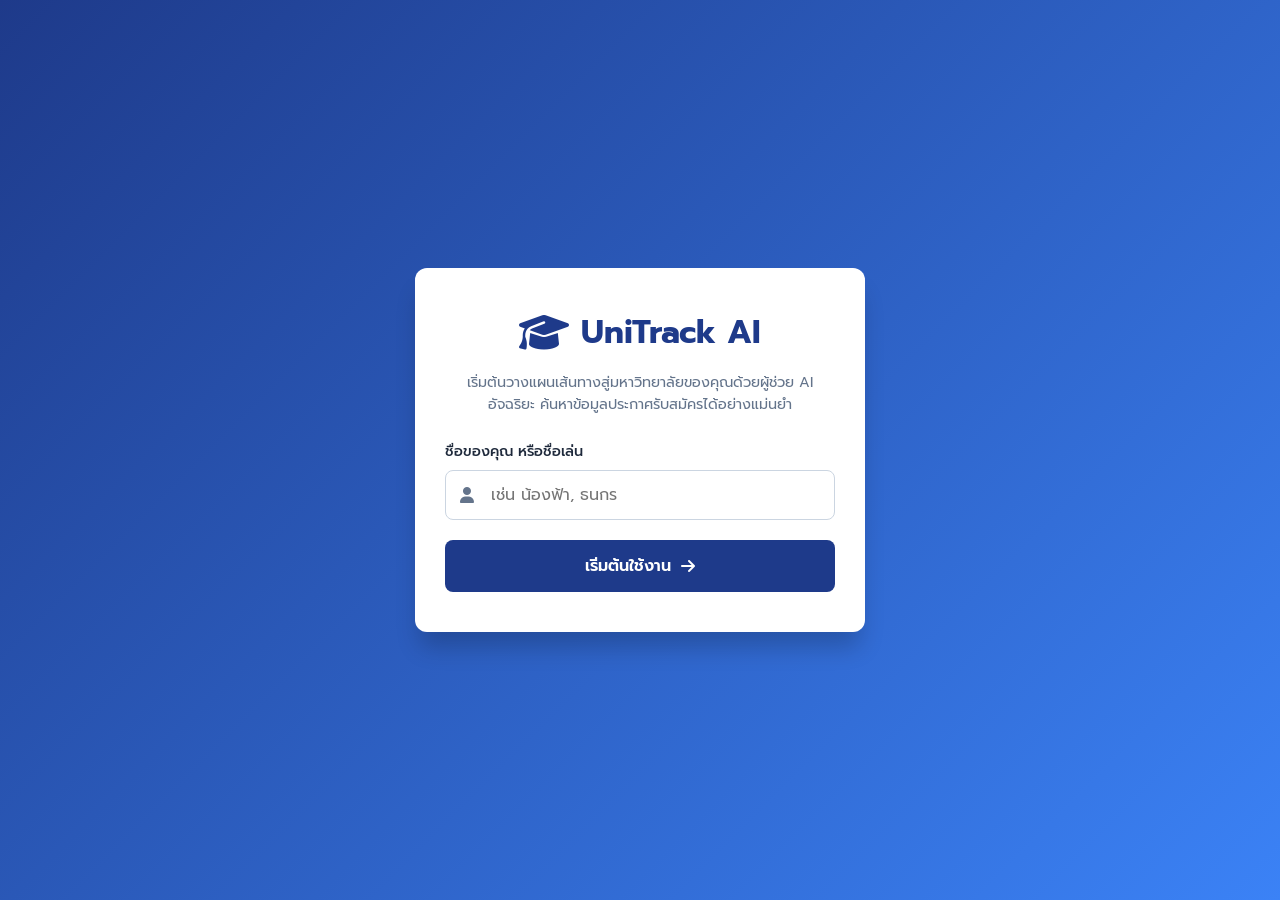
<file: project1/index.html>
<!DOCTYPE html>
<html lang="th">

<head>
    <meta charset="UTF-8">
    <meta name="viewport" content="width=device-width, initial-scale=1.0">
    <title>UniTrack AI - เริ่มต้นใช้งาน</title>
    <link href="https://fonts.googleapis.com/css2?family=Prompt:wght@300;400;500;600;700&display=swap" rel="stylesheet">
    <link rel="stylesheet" href="https://cdnjs.cloudflare.com/ajax/libs/font-awesome/6.4.0/css/all.min.css">
    <link rel="stylesheet" href="mainstyle.css">
</head>

<body class="reg-body">

    <div class="reg-container">
        <div class="reg-card">
            <div class="brand-logo">
                <i class="fa-solid fa-graduation-cap"></i>
                <h1>UniTrack AI</h1>
            </div>
            <p class="tagline">เริ่มต้นวางแผนเส้นทางสู่มหาวิทยาลัยของคุณด้วยผู้ช่วย AI อัจฉริยะ ค้นหาข้อมูลประกาศรับสมัครได้อย่างแม่นยำ</p>

            <!-- ใช้ form และ action เพื่อพาไปหน้า assistant.html โดยตรงด้วย HTML ล้วน -->
            <form action="assistant.html" method="GET">
                <div class="form-group">
                    <label for="username">ชื่อของคุณ หรือชื่อเล่น</label>
                    <div class="input-with-icon">
                        <i class="fa-solid fa-user"></i>
                        <input type="text" id="username" name="name" placeholder="เช่น น้องฟ้า, ธนกร" required autocomplete="off">
                    </div>
                </div>

                <button type="submit" class="primary-btn">
                    <span>เริ่มต้นใช้งาน</span>
                    <i class="fa-solid fa-arrow-right"></i>
                </button>
            </form>
        </div>
    </div>

</body>

</html>
</file>
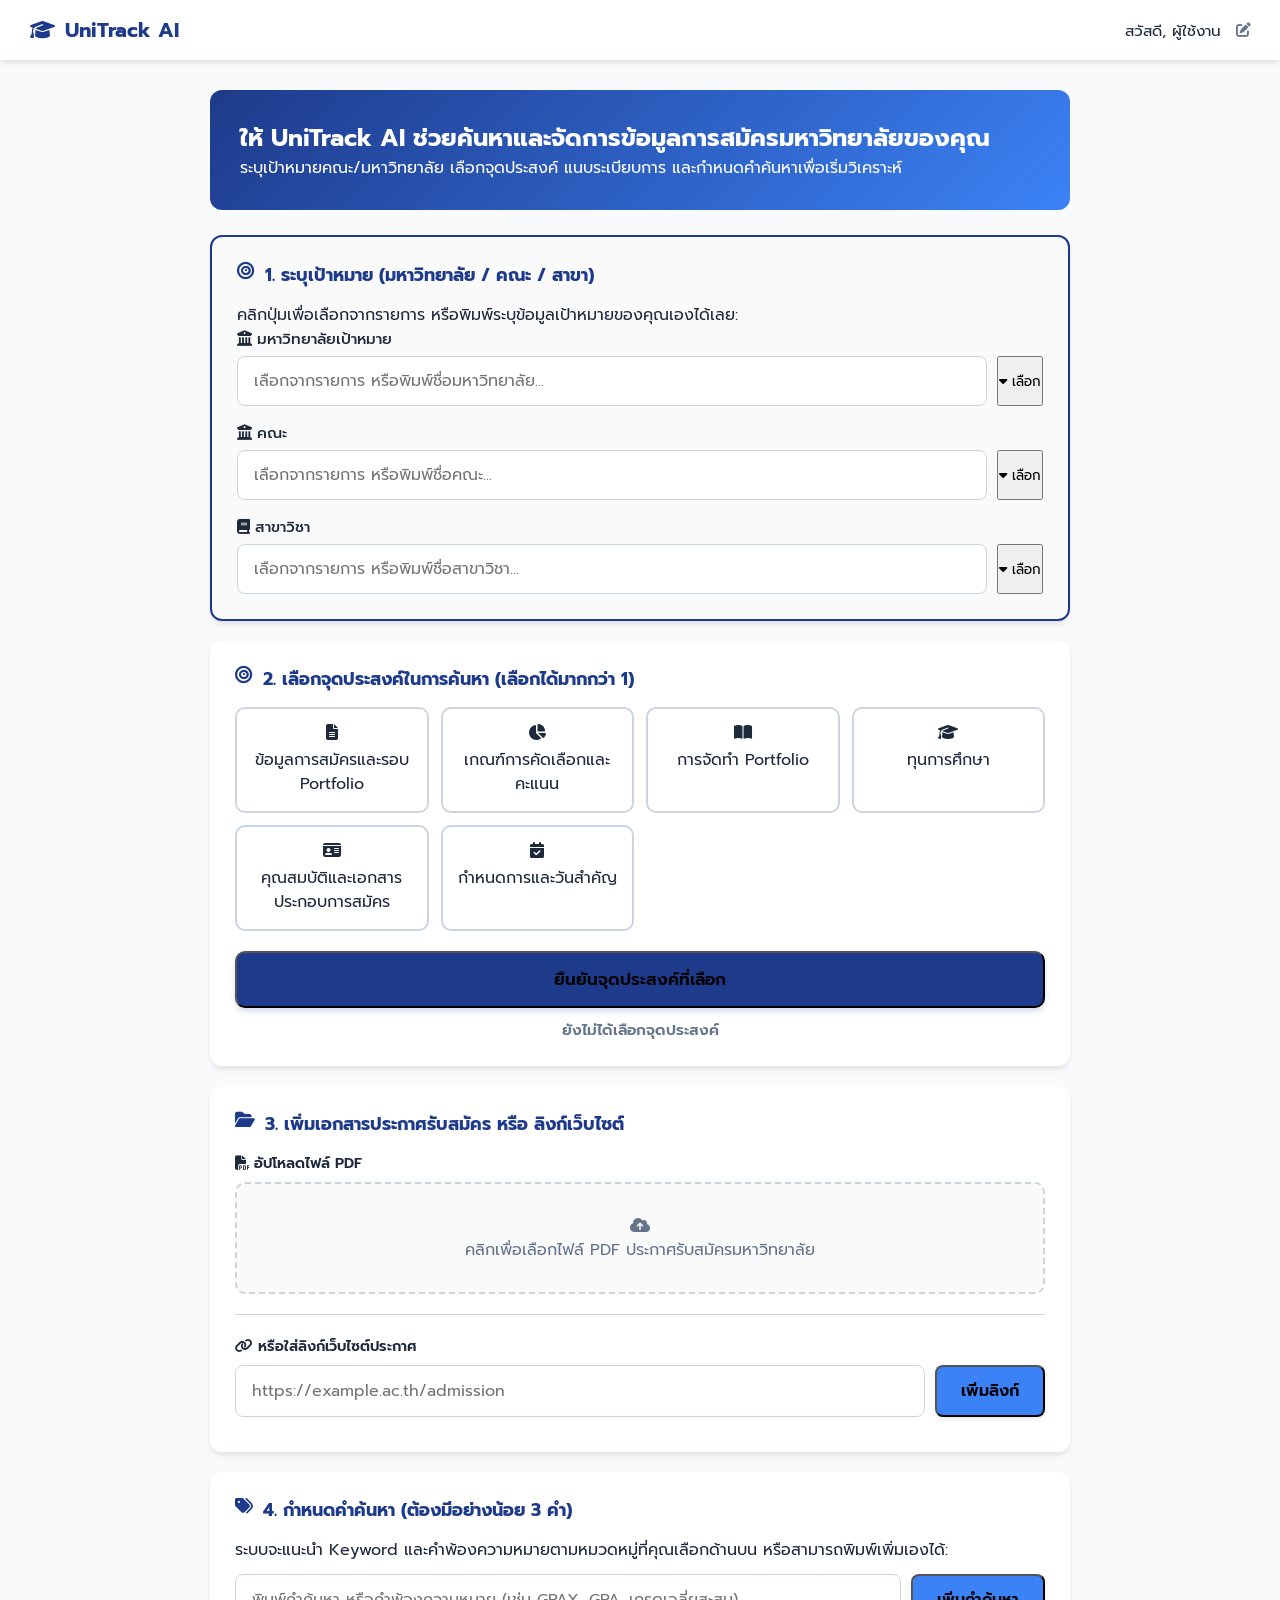
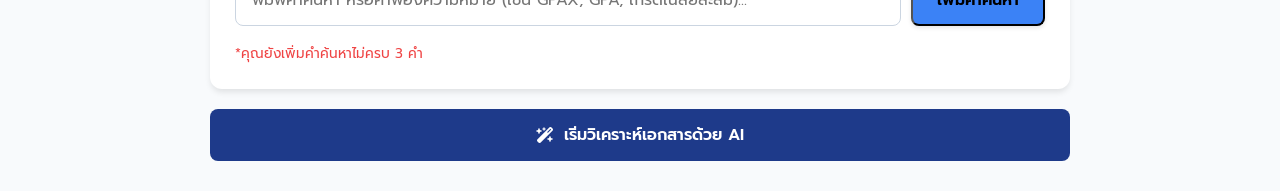
<file: project1/assistant.html>
<!DOCTYPE html>
<html lang="th">

<head>
    <meta charset="UTF-8">
    <meta name="viewport" content="width=device-width, initial-scale=1.0">
    <title>UniTrack AI - ผู้ช่วยอัจฉริยะ</title>
    <link href="https://fonts.googleapis.com/css2?family=Prompt:wght@300;400;500;600;700&display=swap" rel="stylesheet">
    <link rel="stylesheet" href="https://cdnjs.cloudflare.com/ajax/libs/font-awesome/6.4.0/css/all.min.css">
    <link rel="stylesheet" href="mainstyle.css">
    <style>
        /* สไตล์เพิ่มเติมสำหรับระบบ Tag และหมวดหมู่คำค้นหา */
        
        .category-suggestions {
            margin-top: 10px;
            margin-bottom: 15px;
        }
        
        .category-title {
            font-size: 0.9rem;
            font-weight: 600;
            color: var(--text-color);
            margin-bottom: 6px;
        }
        
        .keyword-chip-group {
            display: flex;
            flex-wrap: wrap;
            gap: 6px;
            margin-bottom: 10px;
        }
        
        .suggestion-chip {
            background-color: #f1f5f9;
            border: 1px solid #cbd5e1;
            padding: 4px 10px;
            border-radius: 15px;
            font-size: 0.85rem;
            cursor: pointer;
            transition: all 0.2s;
        }
        
        .suggestion-chip:hover {
            background-color: #e2e8f0;
            border-color: #94a3b8;
        }
        
        .keyword-tag {
            display: inline-flex;
            align-items: center;
            background: #e0e7ff;
            color: #3730a3;
            padding: 5px 10px;
            border-radius: 20px;
            font-size: 0.85rem;
            margin: 4px;
        }
        
        .keyword-tag i {
            margin-left: 6px;
            cursor: pointer;
        }
        
        .file-info-box {
            display: flex;
            justify-content: space-between;
            align-items: center;
            background: #f8fafc;
            padding: 10px 15px;
            border-radius: 8px;
            border: 1px solid #e2e8f0;
            margin-top: 10px;
        }
        
        .file-actions button {
            background: none;
            border: none;
            color: #ef4444;
            cursor: pointer;
            font-size: 1rem;
        }
        /* สไตล์เพิ่มเติมสำหรับบล็อกเลือก คณะ/สาขา/มหาวิทยาลัย */
        
        .target-uni-box {
            display: grid;
            grid-template-columns: 1fr;
            gap: 15px;
        }
        
        .target-field-group {
            display: flex;
            flex-direction: column;
            gap: 6px;
        }
        
        .target-field-group label {
            font-weight: 500;
            font-size: 0.95rem;
            color: var(--text-color);
        }
        
        .input-with-button {
            display: flex;
            gap: 10px;
        }
        
        .input-with-button input {
            flex: 1;
        }
        
        .dropdown-list-container {
            display: none;
            background: #f8fafc;
            border: 1px solid #cbd5e1;
            border-radius: 8px;
            max-height: 200px;
            overflow-y: auto;
            padding: 5px;
            margin-top: 5px;
        }
        
        .dropdown-item {
            padding: 8px 12px;
            font-size: 0.9rem;
            cursor: pointer;
            border-radius: 4px;
            transition: background 0.2s;
        }
        
        .dropdown-item:hover {
            background: #e2e8f0;
        }
        /* ตกแต่งผลลัพธ์จาก AI ให้สวยงาม อ่านง่าย สบายตา มีลูกเล่น */
        
        .success-result {
            background: #ffffff;
            border-radius: 12px;
            padding: 5px;
        }
        
        .ai-result-header {
            display: flex;
            align-items: center;
            gap: 10px;
            background: linear-gradient(135deg, #4f46e5, #3b82f6);
            color: #ffffff;
            padding: 12px 18px;
            border-radius: 10px;
            margin-bottom: 15px;
            font-weight: 600;
            box-shadow: 0 4px 12px rgba(59, 130, 246, 0.2);
        }
        
        .ai-result-header i {
            font-size: 1.3rem;
        }
        
        .ai-answer-box {
            background: #f8fafc !important;
            border: 1px solid #e2e8f0 !important;
            border-left: 5px solid #3b82f6 !important;
            padding: 20px !important;
            border-radius: 8px !important;
            font-family: 'Prompt', sans-serif !important;
            font-size: 0.95rem !important;
            line-height: 1.7 !important;
            color: #1e293b !important;
            box-shadow: inset 0 2px 4px rgba(0, 0, 0, 0.02);
            max-height: 500px;
            overflow-y: auto;
        }
        
        .ai-answer-box h3,
        .ai-answer-box h4 {
            color: #1e3a8a;
            margin-top: 15px;
            margin-bottom: 8px;
            font-weight: 600;
        }
        
        .ai-answer-box ul {
            padding-left: 20px;
            margin-bottom: 10px;
        }
        
        .ai-answer-box li {
            margin-bottom: 6px;
        }
        
        .error-result {
            background: #fef2f2;
            border: 1px solid #fee2e2;
            padding: 18px;
            border-radius: 10px;
            border-left: 5px solid #ef4444;
        }
    </style>
</head>

<body>

    <!-- Header (เอาปุ่มตารางกำหนดการออกแล้ว) -->
    <header class="app-header">
        <div class="header-brand">
            <i class="fa-solid fa-graduation-cap"></i>
            <span>UniTrack AI</span>
        </div>
        <div class="header-nav-actions">
            <span id="display-name">สวัสดี, ผู้ใช้งาน</span>
            <a href="index.html" class="text-btn" title="เปลี่ยนชื่อ">
                <i class="fa-solid fa-pen-to-square"></i>
            </a>
        </div>
    </header>

    <!-- Main Content -->
    <main class="main-container">
        <div class="welcome-banner">
            <h2>ให้ UniTrack AI ช่วยค้นหาและจัดการข้อมูลการสมัครมหาวิทยาลัยของคุณ</h2>
            <p>ระบุเป้าหมายคณะ/มหาวิทยาลัย เลือกจุดประสงค์ แนบระเบียบการ และกำหนดคำค้นหาเพื่อเริ่มวิเคราะห์</p>
        </div>

        <!-- บล็อกเลือกมหาวิทยาลัย คณะ และสาขาวิชา -->
        <div class="card-section" style="border: 2px solid var(--primary-color, #3b82f6); background: #fafafa;">
            <h3><i class="fa-solid fa-bullseye" style="color: var(--primary-color);"></i> 1. ระบุเป้าหมาย (มหาวิทยาลัย / คณะ / สาขา)</h3>
            <p class="section-desc">คลิกปุ่มเพื่อเลือกจากรายการ หรือพิมพ์ระบุข้อมูลเป้าหมายของคุณเองได้เลย:</p>

            <div class="target-uni-box">
                <!-- มหาวิทยาลัย -->
                <div class="target-field-group">
                    <label><i class="fa-solid fa-university"></i> มหาวิทยาลัยเป้าหมาย</label>
                    <div class="input-with-button">
                        <input type="text" id="target-uni-input" placeholder="เลือกจากรายการ หรือพิมพ์ชื่อมหาวิทยาลัย..." class="text-input">
                        <button type="button" class="secondary-btn" onclick="toggleDropdown('uni-dropdown')"><i class="fa-solid fa-caret-down"></i> เลือก</button>
                    </div>
                    <div id="uni-dropdown" class="dropdown-list-container">
                        <div class="dropdown-item" onclick="selectItem('target-uni-input', 'จุฬาลงกรณ์มหาวิทยาลัย', 'uni-dropdown')">จุฬาลงกรณ์มหาวิทยาลัย</div>
                        <div class="dropdown-item" onclick="selectItem('target-uni-input', 'มหาวิทยาลัยมหิดล', 'uni-dropdown')">มหาวิทยาลัยมหิดล</div>
                        <div class="dropdown-item" onclick="selectItem('target-uni-input', 'มหาวิทยาลัยธรรมศาสตร์', 'uni-dropdown')">มหาวิทยาลัยธรรมศาสตร์</div>
                        <div class="dropdown-item" onclick="selectItem('target-uni-input', 'มหาวิทยาลัยเกษตรศาสตร์', 'uni-dropdown')">มหาวิทยาลัยเกษตรศาสตร์</div>
                        <div class="dropdown-item" onclick="selectItem('target-uni-input', 'มหาวิทยาลัยเชียงใหม่', 'uni-dropdown')">มหาวิทยาลัยเชียงใหม่</div>
                        <div class="dropdown-item" onclick="selectItem('target-uni-input', 'มหาวิทยาลัยขอนแก่น', 'uni-dropdown')">มหาวิทยาลัยขอนแก่น</div>
                        <div class="dropdown-item" onclick="selectItem('target-uni-input', 'มหาวิทยาลัยสงขลานครินทร์', 'uni-dropdown')">มหาวิทยาลัยสงขลานครินทร์</div>
                        <div class="dropdown-item" onclick="selectItem('target-uni-input', 'มหาวิทยาลัยบูรพา', 'uni-dropdown')">มหาวิทยาลัยบูรพา</div>
                        <div class="dropdown-item" onclick="selectItem('target-uni-input', 'มหาวิทยาลัยศิลปากร', 'uni-dropdown')">มหาวิทยาลัยศิลปากร</div>
                        <div class="dropdown-item" onclick="selectItem('target-uni-input', 'มหาวิทยาลัยศรีนครินทรวิโรฒ', 'uni-dropdown')">มหาวิทยาลัยศรีนครินทรวิโรฒ</div>
                        <div class="dropdown-item" onclick="selectItem('target-uni-input', 'มหาวิทยาลัยนเรศวร', 'uni-dropdown')">มหาวิทยาลัยนเรศวร</div>
                        <div class="dropdown-item" onclick="selectItem('target-uni-input', 'มหาวิทยาลัยแม่ฟ้าหลวง', 'uni-dropdown')">มหาวิทยาลัยแม่ฟ้าหลวง</div>
                        <div class="dropdown-item" onclick="selectItem('target-uni-input', 'มหาวิทยาลัยเทคโนโลยีสุรนารี', 'uni-dropdown')">มหาวิทยาลัยเทคโนโลยีสุรนารี</div>
                        <div class="dropdown-item" onclick="selectItem('target-uni-input', 'มหาวิทยาลัยวลัยลักษณ์', 'uni-dropdown')">มหาวิทยาลัยวลัยลักษณ์</div>
                        <div class="dropdown-item" onclick="selectItem('target-uni-input', 'มหาวิทยาลัยพะเยา', 'uni-dropdown')">มหาวิทยาลัยพะเยา</div>
                        <div class="dropdown-item" onclick="selectItem('target-uni-input', 'มหาวิทยาลัยเทคโนโลยีพระจอมเกล้าธนบุรี', 'uni-dropdown')">มหาวิทยาลัยเทคโนโลยีพระจอมเกล้าธนบุรี</div>
                        <div class="dropdown-item" onclick="selectItem('target-uni-input', 'มหาวิทยาลัยเทคโนโลยีพระจอมเกล้าพระนครเหนือ', 'uni-dropdown')">มหาวิทยาลัยเทคโนโลยีพระจอมเกล้าพระนครเหนือ</div>
                        <div class="dropdown-item" onclick="selectItem('target-uni-input', 'สถาบันเทคโนโลยีพระจอมเกล้าเจ้าคุณทหารลาดกระบัง', 'uni-dropdown')">สถาบันเทคโนโลยีพระจอมเกล้าเจ้าคุณทหารลาดกระบัง</div>
                        <div class="dropdown-item" onclick="selectItem('target-uni-input', 'มหาวิทยาลัยกรุงเทพ', 'uni-dropdown')">มหาวิทยาลัยกรุงเทพ</div>
                        <div class="dropdown-item" onclick="selectItem('target-uni-input', 'มหาวิทยาลัยรังสิต', 'uni-dropdown')">มหาวิทยาลัยรังสิต</div>
                        <div class="dropdown-item" onclick="selectItem('target-uni-input', 'มหาวิทยาลัยศรีปทุม', 'uni-dropdown')">มหาวิทยาลัยศรีปทุม</div>
                        <div class="dropdown-item" onclick="selectItem('target-uni-input', 'มหาวิทยาลัยหอการค้าไทย', 'uni-dropdown')">มหาวิทยาลัยหอการค้าไทย</div>
                        <div class="dropdown-item" onclick="selectItem('target-uni-input', 'มหาวิทยาลัยอัสสัมชัญ', 'uni-dropdown')">มหาวิทยาลัยอัสสัมชัญ</div>
                        <div class="dropdown-item" onclick="selectItem('target-uni-input', 'มหาวิทยาลัยธุรกิจบัณฑิตย์', 'uni-dropdown')">มหาวิทยาลัยธุรกิจบัณฑิตย์</div>
                        <div class="dropdown-item" onclick="selectItem('target-uni-input', 'มหาวิทยาลัยสยาม', 'uni-dropdown')">มหาวิทยาลัยสยาม</div>
                    </div>
                </div>

                <!-- คณะ -->
                <div class="target-field-group">
                    <label><i class="fa-solid fa-building-columns"></i> คณะ</label>
                    <div class="input-with-button">
                        <input type="text" id="target-faculty-input" placeholder="เลือกจากรายการ หรือพิมพ์ชื่อคณะ..." class="text-input">
                        <button type="button" class="secondary-btn" onclick="toggleDropdown('faculty-dropdown')"><i class="fa-solid fa-caret-down"></i> เลือก</button>
                    </div>
                    <div id="faculty-dropdown" class="dropdown-list-container">
                        <div class="dropdown-item" onclick="selectItem('target-faculty-input', 'คณะแพทยศาสตร์', 'faculty-dropdown')">คณะแพทยศาสตร์</div>
                        <div class="dropdown-item" onclick="selectItem('target-faculty-input', 'คณะทันตแพทยศาสตร์', 'faculty-dropdown')">คณะทันตแพทยศาสตร์</div>
                        <div class="dropdown-item" onclick="selectItem('target-faculty-input', 'คณะเภสัชศาสตร์', 'faculty-dropdown')">คณะเภสัชศาสตร์</div>
                        <div class="dropdown-item" onclick="selectItem('target-faculty-input', 'คณะพยาบาลศาสตร์', 'faculty-dropdown')">คณะพยาบาลศาสตร์</div>
                        <div class="dropdown-item" onclick="selectItem('target-faculty-input', 'คณะสัตวแพทยศาสตร์', 'faculty-dropdown')">คณะสัตวแพทยศาสตร์</div>
                        <div class="dropdown-item" onclick="selectItem('target-faculty-input', 'คณะวิศวกรรมศาสตร์', 'faculty-dropdown')">คณะวิศวกรรมศาสตร์</div>
                        <div class="dropdown-item" onclick="selectItem('target-faculty-input', 'คณะวิทยาศาสตร์', 'faculty-dropdown')">คณะวิทยาศาสตร์</div>
                        <div class="dropdown-item" onclick="selectItem('target-faculty-input', 'คณะเทคโนโลยีสารสนเทศ', 'faculty-dropdown')">คณะเทคโนโลยีสารสนเทศ</div>
                        <div class="dropdown-item" onclick="selectItem('target-faculty-input', 'คณะวิทยาการคอมพิวเตอร์', 'faculty-dropdown')">คณะวิทยาการคอมพิวเตอร์</div>
                        <div class="dropdown-item" onclick="selectItem('target-faculty-input', 'คณะบริหารธุรกิจ', 'faculty-dropdown')">คณะบริหารธุรกิจ</div>
                        <div class="dropdown-item" onclick="selectItem('target-faculty-input', 'คณะพาณิชยศาสตร์และการบัญชี', 'faculty-dropdown')">คณะพาณิชยศาสตร์และการบัญชี</div>
                        <div class="dropdown-item" onclick="selectItem('target-faculty-input', 'คณะเศรษฐศาสตร์', 'faculty-dropdown')">คณะเศรษฐศาสตร์</div>
                        <div class="dropdown-item" onclick="selectItem('target-faculty-input', 'คณะนิติศาสตร์', 'faculty-dropdown')">คณะนิติศาสตร์</div>
                        <div class="dropdown-item" onclick="selectItem('target-faculty-input', 'คณะรัฐศาสตร์', 'faculty-dropdown')">คณะรัฐศาสตร์</div>
                        <div class="dropdown-item" onclick="selectItem('target-faculty-input', 'คณะนิเทศศาสตร์', 'faculty-dropdown')">คณะนิเทศศาสตร์</div>
                        <div class="dropdown-item" onclick="selectItem('target-faculty-input', 'คณะวารสารศาสตร์และสื่อสารมวลชน', 'faculty-dropdown')">คณะวารสารศาสตร์และสื่อสารมวลชน</div>
                        <div class="dropdown-item" onclick="selectItem('target-faculty-input', 'คณะมนุษยศาสตร์', 'faculty-dropdown')">คณะมนุษยศาสตร์</div>
                        <div class="dropdown-item" onclick="selectItem('target-faculty-input', 'คณะศิลปศาสตร์', 'faculty-dropdown')">คณะศิลปศาสตร์</div>
                        <div class="dropdown-item" onclick="selectItem('target-faculty-input', 'คณะศึกษาศาสตร์', 'faculty-dropdown')">คณะศึกษาศาสตร์</div>
                        <div class="dropdown-item" onclick="selectItem('target-faculty-input', 'คณะครุศาสตร์', 'faculty-dropdown')">คณะครุศาสตร์</div>
                        <div class="dropdown-item" onclick="selectItem('target-faculty-input', 'คณะสถาปัตยกรรมศาสตร์', 'faculty-dropdown')">คณะสถาปัตยกรรมศาสตร์</div>
                        <div class="dropdown-item" onclick="selectItem('target-faculty-input', 'คณะศิลปกรรมศาสตร์', 'faculty-dropdown')">คณะศิลปกรรมศาสตร์</div>
                        <div class="dropdown-item" onclick="selectItem('target-faculty-input', 'คณะจิตวิทยา', 'faculty-dropdown')">คณะจิตวิทยา</div>
                        <div class="dropdown-item" onclick="selectItem('target-faculty-input', 'คณะสาธารณสุขศาสตร์', 'faculty-dropdown')">คณะสาธารณสุขศาสตร์</div>
                        <div class="dropdown-item" onclick="selectItem('target-faculty-input', 'คณะเทคนิคการแพทย์', 'faculty-dropdown')">คณะเทคนิคการแพทย์</div>
                        <div class="dropdown-item" onclick="selectItem('target-faculty-input', 'คณะกายภาพบำบัด', 'faculty-dropdown')">คณะกายภาพบำบัด</div>
                        <div class="dropdown-item" onclick="selectItem('target-faculty-input', 'คณะเกษตรศาสตร์', 'faculty-dropdown')">คณะเกษตรศาสตร์</div>
                        <div class="dropdown-item" onclick="selectItem('target-faculty-input', 'คณะประมง', 'faculty-dropdown')">คณะประมง</div>
                        <div class="dropdown-item" onclick="selectItem('target-faculty-input', 'คณะวนศาสตร์', 'faculty-dropdown')">คณะวนศาสตร์</div>
                        <div class="dropdown-item" onclick="selectItem('target-faculty-input', 'คณะอุตสาหกรรมเกษตร', 'faculty-dropdown')">คณะอุตสาหกรรมเกษตร</div>
                        <div class="dropdown-item" onclick="selectItem('target-faculty-input', 'คณะการท่องเที่ยวและการโรงแรม', 'faculty-dropdown')">คณะการท่องเที่ยวและการโรงแรม</div>
                    </div>
                </div>

                <!-- สาขา -->
                <div class="target-field-group">
                    <label><i class="fa-solid fa-book"></i> สาขาวิชา</label>
                    <div class="input-with-button">
                        <input type="text" id="target-major-input" placeholder="เลือกจากรายการ หรือพิมพ์ชื่อสาขาวิชา..." class="text-input">
                        <button type="button" class="secondary-btn" onclick="toggleDropdown('major-dropdown')"><i class="fa-solid fa-caret-down"></i> เลือก</button>
                    </div>
                    <div id="major-dropdown" class="dropdown-list-container">
                        <div class="dropdown-item" onclick="selectItem('target-major-input', 'แพทยศาสตร์', 'major-dropdown')">แพทยศาสตร์</div>
                        <div class="dropdown-item" onclick="selectItem('target-major-input', 'ทันตแพทยศาสตร์', 'major-dropdown')">ทันตแพทยศาสตร์</div>
                        <div class="dropdown-item" onclick="selectItem('target-major-input', 'เภสัชศาสตร์', 'major-dropdown')">เภสัชศาสตร์</div>
                        <div class="dropdown-item" onclick="selectItem('target-major-input', 'พยาบาลศาสตร์', 'major-dropdown')">พยาบาลศาสตร์</div>
                        <div class="dropdown-item" onclick="selectItem('target-major-input', 'เทคนิคการแพทย์', 'major-dropdown')">เทคนิคการแพทย์</div>
                        <div class="dropdown-item" onclick="selectItem('target-major-input', 'กายภาพบำบัด', 'major-dropdown')">กายภาพบำบัด</div>
                        <div class="dropdown-item" onclick="selectItem('target-major-input', 'สัตวแพทยศาสตร์', 'major-dropdown')">สัตวแพทยศาสตร์</div>
                        <div class="dropdown-item" onclick="selectItem('target-major-input', 'สาธารณสุขศาสตร์', 'major-dropdown')">สาธารณสุขศาสตร์</div>
                        <div class="dropdown-item" onclick="selectItem('target-major-input', 'วิศวกรรมคอมพิวเตอร์', 'major-dropdown')">วิศวกรรมคอมพิวเตอร์</div>
                        <div class="dropdown-item" onclick="selectItem('target-major-input', 'วิศวกรรมซอฟต์แวร์', 'major-dropdown')">วิศวกรรมซอฟต์แวร์</div>
                        <div class="dropdown-item" onclick="selectItem('target-major-input', 'วิศวกรรมไฟฟ้า', 'major-dropdown')">วิศวกรรมไฟฟ้า</div>
                        <div class="dropdown-item" onclick="selectItem('target-major-input', 'วิศวกรรมเครื่องกล', 'major-dropdown')">วิศวกรรมเครื่องกล</div>
                        <div class="dropdown-item" onclick="selectItem('target-major-input', 'วิศวกรรมโยธา', 'major-dropdown')">วิศวกรรมโยธา</div>
                        <div class="dropdown-item" onclick="selectItem('target-major-input', 'วิศวกรรมอุตสาหการ', 'major-dropdown')">วิศวกรรมอุตสาหการ</div>
                        <div class="dropdown-item" onclick="selectItem('target-major-input', 'วิทยาการคอมพิวเตอร์', 'major-dropdown')">วิทยาการคอมพิวเตอร์</div>
                        <div class="dropdown-item" onclick="selectItem('target-major-input', 'เทคโนโลยีสารสนเทศ', 'major-dropdown')">เทคโนโลยีสารสนเทศ</div>
                        <div class="dropdown-item" onclick="selectItem('target-major-input', 'ปัญญาประดิษฐ์', 'major-dropdown')">ปัญญาประดิษฐ์</div>
                        <div class="dropdown-item" onclick="selectItem('target-major-input', 'วิทยาการข้อมูล', 'major-dropdown')">วิทยาการข้อมูล</div>
                        <div class="dropdown-item" onclick="selectItem('target-major-input', 'ความมั่นคงปลอดภัยไซเบอร์', 'major-dropdown')">ความมั่นคงปลอดภัยไซเบอร์</div>
                        <div class="dropdown-item" onclick="selectItem('target-major-input', 'เทคโนโลยีดิจิทัล', 'major-dropdown')">เทคโนโลยีดิจิทัล</div>
                        <div class="dropdown-item" onclick="selectItem('target-major-input', 'บริหารธุรกิจ', 'major-dropdown')">บริหารธุรกิจ</div>
                        <div class="dropdown-item" onclick="selectItem('target-major-input', 'การบัญชี', 'major-dropdown')">การบัญชี</div>
                        <div class="dropdown-item" onclick="selectItem('target-major-input', 'การตลาด', 'major-dropdown')">การตลาด</div>
                        <div class="dropdown-item" onclick="selectItem('target-major-input', 'การเงิน', 'major-dropdown')">การเงิน</div>
                        <div class="dropdown-item" onclick="selectItem('target-major-input', 'เศรษฐศาสตร์', 'major-dropdown')">เศรษฐศาสตร์</div>
                        <div class="dropdown-item" onclick="selectItem('target-major-input', 'นิติศาสตร์', 'major-dropdown')">นิติศาสตร์</div>
                        <div class="dropdown-item" onclick="selectItem('target-major-input', 'รัฐศาสตร์', 'major-dropdown')">รัฐศาสตร์</div>
                        <div class="dropdown-item" onclick="selectItem('target-major-input', 'ความสัมพันธ์ระหว่างประเทศ', 'major-dropdown')">ความสัมพันธ์ระหว่างประเทศ</div>
                        <div class="dropdown-item" onclick="selectItem('target-major-input', 'จิตวิทยา', 'major-dropdown')">จิตวิทยา</div>
                        <div class="dropdown-item" onclick="selectItem('target-major-input', 'นิเทศศาสตร์', 'major-dropdown')">นิเทศศาสตร์</div>
                        <div class="dropdown-item" onclick="selectItem('target-major-input', 'สถาปัตยกรรม', 'major-dropdown')">สถาปัตยกรรม</div>
                        <div class="dropdown-item" onclick="selectItem('target-major-input', 'ออกแบบกราฟิก', 'major-dropdown')">ออกแบบกราฟิก</div>
                        <div class="dropdown-item" onclick="selectItem('target-major-input', 'แอนิเมชัน', 'major-dropdown')">แอนิเมชัน</div>
                        <div class="dropdown-item" onclick="selectItem('target-major-input', 'ภาพยนตร์และสื่อดิจิทัล', 'major-dropdown')">ภาพยนตร์และสื่อดิจิทัล</div>
                        <div class="dropdown-item" onclick="selectItem('target-major-input', 'ภาษาอังกฤษ', 'major-dropdown')">ภาษาอังกฤษ</div>
                        <div class="dropdown-item" onclick="selectItem('target-major-input', 'ภาษาจีน', 'major-dropdown')">ภาษาจีน</div>
                        <div class="dropdown-item" onclick="selectItem('target-major-input', 'ภาษาญี่ปุ่น', 'major-dropdown')">ภาษาญี่ปุ่น</div>
                        <div class="dropdown-item" onclick="selectItem('target-major-input', 'ภาษาเกาหลี', 'major-dropdown')">ภาษาเกาหลี</div>
                        <div class="dropdown-item" onclick="selectItem('target-major-input', 'การท่องเที่ยว', 'major-dropdown')">การท่องเที่ยว</div>
                        <div class="dropdown-item" onclick="selectItem('target-major-input', 'การโรงแรม', 'major-dropdown')">การโรงแรม</div>
                        <div class="dropdown-item" onclick="selectItem('target-major-input', 'โลจิสติกส์', 'major-dropdown')">โลจิสติกส์</div>
                        <div class="dropdown-item" onclick="selectItem('target-major-input', 'การจัดการธุรกิจระหว่างประเทศ', 'major-dropdown')">การจัดการธุรกิจระหว่างประเทศ</div>
                        <div class="dropdown-item" onclick="selectItem('target-major-input', 'เทคโนโลยีอาหาร', 'major-dropdown')">เทคโนโลยีอาหาร</div>
                        <div class="dropdown-item" onclick="selectItem('target-major-input', 'เกษตรศาสตร์', 'major-dropdown')">เกษตรศาสตร์</div>
                        <div class="dropdown-item" onclick="selectItem('target-major-input', 'สัตวศาสตร์', 'major-dropdown')">สัตวศาสตร์</div>
                        <div class="dropdown-item" onclick="selectItem('target-major-input', 'วิทยาศาสตร์สิ่งแวดล้อม', 'major-dropdown')">วิทยาศาสตร์สิ่งแวดล้อม</div>
                        <div class="dropdown-item" onclick="selectItem('target-major-input', 'คณิตศาสตร์', 'major-dropdown')">คณิตศาสตร์</div>
                    </div>
                </div>
            </div>
        </div>

        <!-- 1. ส่วนเลือกจุดประสงค์ -->
        <div class="card-section">
            <h3><i class="fa-solid fa-bullseye"></i> 2. เลือกจุดประสงค์ในการค้นหา (เลือกได้มากกว่า 1)</h3>
            <div class="purpose-grid" id="purpose-grid">
                <div class="purpose-card" data-purpose="ข้อมูลการสมัครและรอบ Portfolio" onclick="togglePurpose(this)">
                    <i class="fa-solid fa-file-lines"></i>
                    <span>ข้อมูลการสมัครและรอบ Portfolio</span>
                </div>
                <div class="purpose-card" data-purpose="เกณฑ์การคัดเลือกและคะแนน" onclick="togglePurpose(this)">
                    <i class="fa-solid fa-chart-pie"></i>
                    <span>เกณฑ์การคัดเลือกและคะแนน</span>
                </div>
                <div class="purpose-card" data-purpose="การจัดทำ Portfolio" onclick="togglePurpose(this)">
                    <i class="fa-solid fa-book-open"></i>
                    <span>การจัดทำ Portfolio</span>
                </div>
                <div class="purpose-card" data-purpose="ทุนการศึกษา" onclick="togglePurpose(this)">
                    <i class="fa-solid fa-graduation-cap"></i>
                    <span>ทุนการศึกษา</span>
                </div>
                <div class="purpose-card" data-purpose="คุณสมบัติและเอกสารประกอบการสมัคร" onclick="togglePurpose(this)">
                    <i class="fa-solid fa-id-card"></i>
                    <span>คุณสมบัติและเอกสารประกอบการสมัคร</span>
                </div>
                <div class="purpose-card" data-purpose="กำหนดการและวันสำคัญ" onclick="togglePurpose(this)">
                    <i class="fa-solid fa-calendar-check"></i>
                    <span>กำหนดการและวันสำคัญ</span>
                </div>
            </div>
            <div class="purpose-confirm-box">
                <button type="button" class="secondary-btn" onclick="confirmPurposes()">ยืนยันจุดประสงค์ที่เลือก</button>
                <span id="selected-purpose-status" class="status-text">ยังไม่ได้เลือกจุดประสงค์</span>
            </div>
        </div>

        <!-- 2. ระบบเอกสารและลิงก์ URL -->
        <div class="card-section">
            <h3><i class="fa-solid fa-folder-open"></i> 3. เพิ่มเอกสารประกาศรับสมัคร หรือ ลิงก์เว็บไซต์</h3>

            <div class="sub-section">
                <label class="sub-label"><i class="fa-solid fa-file-pdf"></i> อัปโหลดไฟล์ PDF</label>
                <div class="drop-zone" onclick="document.getElementById('pdf-input').click()">
                    <i class="fa-solid fa-cloud-arrow-up"></i>
                    <p>คลิกเพื่อเลือกไฟล์ PDF ประกาศรับสมัครมหาวิทยาลัย</p>
                    <input type="file" id="pdf-input" accept=".pdf" style="display: none;" onchange="handleFileSelect(this)">
                </div>
                <div id="file-display-container"></div>
            </div>

            <hr class="section-divider">

            <div class="sub-section" style="margin-top: 15px;">
                <label class="sub-label"><i class="fa-solid fa-link"></i> หรือใส่ลิงก์เว็บไซต์ประกาศ</label>
                <div class="url-input-row">
                    <input type="url" id="url-input-field" placeholder="https://example.ac.th/admission" class="text-input">
                    <button type="button" class="secondary-btn" onclick="addUrlLink()">เพิ่มลิงก์</button>
                </div>
                <ul id="url-list-container" class="url-list-ui"></ul>
            </div>
        </div>

        <!-- 3. ส่วนกำหนด Keyword แยกหมวดหมู่ + คำพ้องความหมาย + อย่างน้อย 3 คำ -->
        <div class="card-section">
            <h3><i class="fa-solid fa-tags"></i> 4. กำหนดคำค้นหา (ต้องมีอย่างน้อย 3 คำ)</h3>
            <p class="section-desc">ระบบจะแนะนำ Keyword และคำพ้องความหมายตามหมวดหมู่ที่คุณเลือกด้านบน หรือสามารถพิมพ์เพิ่มเองได้:</p>

            <div id="auto-keyword-suggestions"></div>

            <div class="keyword-input-row" style="margin-top: 12px;">
                <input type="text" id="keyword-text-input" placeholder="พิมพ์คำค้นหา หรือคำพ้องความหมาย (เช่น GPAX, GPA, เกรดเฉลี่ยสะสม)..." class="text-input">
                <button type="button" class="secondary-btn" onclick="addKeywordToList()">เพิ่มคำค้นหา</button>
            </div>

            <div id="keyword-tags-container" class="keyword-tags" style="margin-top: 12px;"></div>
            <p id="keyword-count-status" style="font-size: 0.85rem; color: var(--danger-color); margin-top: 5px;">*คุณยังเพิ่มคำค้นหาไม่ครบ 3 คำ</p>
        </div>

        <!-- 4. ส่วนแสดงผลลัพธ์จาก AI -->
        <div id="result-section" class="card-section hidden">
            <h3><i class="fa-solid fa-square-poll-vertical"></i> ผลการวิเคราะห์จาก AI</h3>
            <div id="result-content" class="result-content-box"></div>
        </div>

        <div class="action-section">
            <button class="primary-btn large-btn" onclick="startAnalysis()">
                <i class="fa-solid fa-wand-magic-sparkles"></i>
                <span>เริ่มวิเคราะห์เอกสารด้วย AI</span>
            </button>
        </div>
    </main>

    <!-- JavaScript ควบคุมการทำงานทั้งหมด -->
    <script>
        // ดึงชื่อผู้ใช้จาก URL มาแสดง
        const urlParams = new URLSearchParams(window.location.search);
        const name = urlParams.get('name');
        if (name) {
            document.getElementById('display-name').textContent = `สวัสดี, ${name}`;
        }

        // ฟังก์ชันเปิด-ปิด Dropdown สำหรับเลือกเป้าหมาย
        function toggleDropdown(dropdownId) {
            const dropdowns = document.querySelectorAll('.dropdown-list-container');
            dropdowns.forEach(d => {
                if (d.id !== dropdownId) d.style.display = 'none';
            });
            const target = document.getElementById(dropdownId);
            target.style.display = target.style.display === 'block' ? 'none' : 'block';
        }

        // ฟังก์ชันเลือกรายการจาก Dropdown ไปใส่ใน Input
        function selectItem(inputId, value, dropdownId) {
            document.getElementById(inputId).value = value;
            document.getElementById(dropdownId).style.display = 'none';
        }

        // คลิกนอก Dropdown เพื่อปิด
        window.onclick = function(event) {
            if (!event.target.matches('.secondary-btn') && !event.target.closest('.input-with-button')) {
                document.querySelectorAll('.dropdown-list-container').forEach(d => {
                    d.style.display = 'none';
                });
            }
        }

        // ฐานข้อมูลคำค้นหาและคำพ้องความหมาย (Synonyms Dictionary)
        const keywordDatabase = {
            "ข้อมูลการสมัครและรอบ Portfolio": {
                name: "ข้อมูลการสมัครและรอบ Portfolio",
                keywords: ["รอบ Portfolio", "TCAS รอบ 1", "คุณสมบัติผู้สมัคร", "จำนวนรับสมัคร"],
                synonyms: ["แฟ้มสะสมผลงาน", "พอร์ต", "รอบ 1", "ทปอ."]
            },
            "เกณฑ์การคัดเลือกและคะแนน": {
                name: "เกณฑ์การคัดเลือกและคะแนน",
                keywords: ["GPAX", "GPA", "เกรดเฉลี่ยสะสม", "คะแนน TGAT", "คะแนน TPAT", "A-Level"],
                synonyms: ["ผลการเรียนเฉลี่ย", "หน่วยกิต", "ทีแกท", "ทีแพท", "วิชาสามัญ"]
            },
            "การจัดทำ Portfolio": {
                name: "การจัดทำ Portfolio",
                keywords: ["รูปแบบ Portfolio", "จำนวนหน้า", "ผลงานเด่น", "เกียรติบัตร"],
                synonyms: ["ใบประกาศนียบัตร", "SOP", "Personal Statement", "ผลงานทางวิชาการ"]
            },
            "ทุนการศึกษา": {
                name: "ทุนการศึกษา",
                keywords: ["ทุนการศึกษา", "ทุนเรียนดี", "ทุนฟรีค่าเทอม", "เงื่อนไขทุน"],
                synonyms: ["Scholarship", "ทุนสนับสนุนการศึกษา", "ทุนเต็มจำนวน", "ทุนบางส่วน"]
            },
            "คุณสมบัติและเอกสารประกอบการสมัคร": {
                name: "คุณสมบัติและเอกสารประกอบการสมัคร",
                keywords: ["สำเนาทะเบียนบ้าน", "ใบ ปพ.1", "ใบรับรองแพทย์", "รูปถ่ายหน้าตรง"],
                synonyms: ["Transcript", "ปพ.7", "บัตรประชาชน", "ใบแสดงผลการเรียน"]
            },
            "กำหนดการและวันสำคัญ": {
                name: "กำหนดการและวันสำคัญ",
                keywords: ["วันเปิดรับสมัคร", "วันปิดรับสมัคร", "วันประกาศผล", "วันสอบสัมภาษณ์"],
                synonyms: ["กำหนดการรับสมัคร", "วันรายงานตัว", "วันยืนยันสิทธิ์", "วันสอบข้อเขียน"]
            }
        };

        // 1. ระบบเลือกจุดประสงค์
        let selectedPurposes = [];

        function togglePurpose(card) {
            card.classList.toggle('selected');
            const purpose = card.getAttribute('data-purpose');

            if (selectedPurposes.includes(purpose)) {
                selectedPurposes = selectedPurposes.filter(p => p !== purpose);
            } else {
                selectedPurposes.push(purpose);
            }
            updateKeywordSuggestions();
        }

        function confirmPurposes() {
            const statusText = document.getElementById('selected-purpose-status');
            if (selectedPurposes.length === 0) {
                statusText.textContent = "กรุณาเลือกอย่างน้อย 1 จุดประสงค์";
                statusText.style.color = "var(--danger-color)";
            } else {
                statusText.textContent = `เลือกแล้ว: ${selectedPurposes.join(', ')}`;
                statusText.style.color = "var(--success-color)";
            }
        }

        // อัปเดตคำแนะนำ Keyword และคำพ้องความหมายตามหมวดหมู่ที่เลือก (ไม่แสดงคำซ้ำ)
        function updateKeywordSuggestions() {
            const container = document.getElementById('auto-keyword-suggestions');
            container.innerHTML = '';

            if (selectedPurposes.length === 0) return;

            selectedPurposes.forEach(purposeKey => {
                const categoryData = keywordDatabase[purposeKey];
                if (!categoryData) return;

                const div = document.createElement('div');
                div.className = 'category-suggestions';
                div.innerHTML = `<div class="category-title"><i class="fa-solid fa-tag"></i> หมวด: ${categoryData.name}</div>`;

                const chipGroup = document.createElement('div');
                chipGroup.className = 'keyword-chip-group';

                const allTerms = [...categoryData.keywords, ...categoryData.synonyms];
                allTerms.forEach(kw => {
                    const chip = document.createElement('span');
                    chip.className = 'suggestion-chip';
                    chip.textContent = kw;
                    chip.onclick = () => addKeywordDirectly(kw);
                    chipGroup.appendChild(chip);
                });

                div.appendChild(chipGroup);
                container.appendChild(div);
            });
        }

        // 2. ระบบจัดการไฟล์ PDF และ ลิงก์ URL (ป้องกันไฟล์/ลิงก์ซ้ำ)
        let uploadedFile = null;

        function handleFileSelect(input) {
            if (input.files && input.files[0]) {
                const file = input.files[0];
                if (uploadedFile && uploadedFile.name === file.name && uploadedFile.size === file.size) {
                    alert('ไฟล์นี้ถูกอัปโหลดไปแล้วครับ');
                    return;
                }
                uploadedFile = file;
                const fileSizeMB = (uploadedFile.size / (1024 * 1024)).toFixed(2);
                document.getElementById('file-display-container').innerHTML = `
                    <div class="file-info-box">
                        <span><i class="fa-solid fa-file-pdf" style="color: #ef4444;"></i> ${uploadedFile.name} (${fileSizeMB} MB)</span>
                        <div class="file-actions">
                            <button type="button" onclick="removeFile()" title="ลบไฟล์"><i class="fa-solid fa-trash"></i></button>
                        </div>
                    </div>
                `;
            }
        }

        function removeFile() {
            uploadedFile = null;
            document.getElementById('file-display-container').innerHTML = '';
            document.getElementById('pdf-input').value = '';
        }

        let urlList = [];

        function addUrlLink() {
            const urlInput = document.getElementById('url-input-field');
            const urlVal = urlInput.value.trim();
            if (!urlVal) return;

            if (!urlVal.startsWith('http://') && !urlVal.startsWith('https://')) {
                alert('กรุณากรอกลิงก์ให้ถูกต้อง (ต้องขึ้นต้นด้วย http:// หรือ https://)');
                return;
            }

            if (urlList.includes(urlVal)) {
                alert('ลิงก์นี้ถูกเพิ่มไปแล้ว');
                return;
            }

            urlList.push(urlVal);
            renderUrls();
            urlInput.value = '';
        }

        function renderUrls() {
            const container = document.getElementById('url-list-container');
            container.innerHTML = '';
            urlList.forEach((url, index) => {
                const li = document.createElement('li');
                li.innerHTML = `<i class="fa-solid fa-link"></i> ${url} <button type="button" onclick="removeUrl(${index})" class="delete-link-btn">&times;</button>`;
                container.appendChild(li);
            });
        }

        function removeUrl(index) {
            urlList.splice(index, 1);
            renderUrls();
        }

        // 3. ระบบคำค้นหา (อย่างน้อย 3 คำ + Tag + ลบได้)
        let keywordsArray = [];

        function addKeywordDirectly(text) {
            if (!keywordsArray.includes(text)) {
                keywordsArray.push(text);
                renderKeywords();
            }
        }

        function addKeywordToList() {
            const inputField = document.getElementById('keyword-text-input');
            const val = inputField.value.trim();
            if (!val) return;

            if (keywordsArray.includes(val)) {
                alert('มีคำค้นหานี้อยู่แล้ว');
                return;
            }

            keywordsArray.push(val);
            renderKeywords();
            inputField.value = '';
        }

        function renderKeywords() {
            const container = document.getElementById('keyword-tags-container');
            const countStatus = document.getElementById('keyword-count-status');
            container.innerHTML = '';

            keywordsArray.forEach((kw, index) => {
                const span = document.createElement('span');
                span.className = 'keyword-tag';
                span.innerHTML = `${kw} <i class="fa-solid fa-xmark" onclick="removeKeyword(${index})"></i>`;
                container.appendChild(span);
            });

            if (keywordsArray.length >= 3) {
                countStatus.innerHTML = `<i class="fa-solid fa-circle-check"></i> เพิ่มคำค้นหาครบ ${keywordsArray.length} คำแล้ว (พร้อมวิเคราะห์)`;
                countStatus.style.color = "var(--success-color)";
            } else {
                countStatus.innerHTML = `*เพิ่มแล้ว ${keywordsArray.length} คำ (ต้องการอย่างน้อย 3 คำ)`;
                countStatus.style.color = "var(--danger-color)";
            }
        }

        function removeKeyword(index) {
            keywordsArray.splice(index, 1);
            renderKeywords();
        }

        // 4. ระบบประมวลผลพร้อม Loading, คำชี้แจง และผลลัพธ์ดีไซน์สวยงาม
        async function startAnalysis() {
            const targetUni = document.getElementById('target-uni-input').value.trim();
            const targetFaculty = document.getElementById('target-faculty-input').value.trim();
            const targetMajor = document.getElementById('target-major-input').value.trim();

            if (selectedPurposes.length === 0) {
                alert('กรุณาเลือกและกดยืนยันจุดประสงค์อย่างน้อย 1 ข้อครับ');
                return;
            }
            if (!uploadedFile && urlList.length === 0) {
                alert('กรุณาอัปโหลดไฟล์ PDF หรือเพิ่มลิงก์เว็บไซต์อย่างน้อย 1 รายการครับ');
                return;
            }
            if (keywordsArray.length < 3) {
                alert('กรุณากำหนดคำค้นหาอย่างน้อย 3 คำครับ');
                return;
            }

            const resultSection = document.getElementById('result-section');
            const resultContent = document.getElementById('result-content');
            resultSection.classList.remove('hidden');

            const loadingSteps = [
                "กำลังอ่านเอกสารและแกะข้อความ (อาจใช้เวลา 10-20 นาทีในบางกรณี)...",
                "กำลังตรวจสอบเป้าหมาย (มหาวิทยาลัย/คณะ/สาขา)...",
                "กำลังค้นหาข้อมูลที่สอดคล้องกับจุดประสงค์...",
                "กำลังให้ AI สรุปผลลัพธ์พร้อมแหล่งอ้างอิง..."
            ];

            for (let i = 0; i < loadingSteps.length; i++) {
                resultContent.innerHTML = `
                    <div class="loading-state" style="padding: 30px; text-align: center;">
                        <i class="fa-solid fa-spinner fa-spin" style="font-size: 2.5rem; color: var(--primary-color);"></i>
                        <p style="margin-top: 15px; font-weight: 600; font-size: 1.05rem;">${loadingSteps[i]}</p>
                        <p style="font-size: 0.85rem; color: var(--text-muted); margin-top: 8px;">*หมายเหตุ: การอ่านเอกสารและวิเคราะห์โดย AI อาจต้องรออย่างน้อย 10-20 นาที กรุณารอสักครู่...</p>
                    </div>
                `;
                await new Promise(resolve => setTimeout(resolve, 800));
            }

            // เตรียมข้อมูลส่งไปหา FastAPI Backend
            const formData = new FormData();

            const enhancedPurposes = [...selectedPurposes];
            if (targetUni) enhancedPurposes.push(`มหาวิทยาลัย: ${targetUni}`);
            if (targetFaculty) enhancedPurposes.push(`คณะ: ${targetFaculty}`);
            if (targetMajor) enhancedPurposes.push(`สาขา: ${targetMajor}`);

            formData.append('purposes', JSON.stringify(enhancedPurposes));
            formData.append('keywords', JSON.stringify(keywordsArray));

            if (uploadedFile) {
                formData.append('file', uploadedFile);
            }
            if (urlList.length > 0) {
                formData.append('urls', JSON.stringify(urlList));
            }

            try {
                const response = await fetch('http://127.0.0.1:8000/api/analyze', {
                    method: 'POST',
                    body: formData
                });

                const data = await response.json();

                if (!response.ok) {
                    throw new Error(data.detail || 'เกิดข้อผิดพลาดในการประมวลผล');
                }

                // แสดงผลลัพธ์ด้วย white-space: pre-wrap เพื่อจัดบล็อกบรรทัดให้อ่านง่าย
                resultContent.innerHTML = `
                    <div class="success-result">
                        <div class="ai-result-header">
                            <i class="fa-solid fa-circle-check" style="font-size: 1.3rem;"></i>
                            <div>
                                <div style="font-size: 1rem; font-weight: 600;">วิเคราะห์ข้อมูลสำเร็จ!</div>
                                <div style="font-size: 0.8rem; opacity: 0.9;">${data.source_type === 'pdf' ? 'แหล่งข้อมูล: ไฟล์ PDF (อ่านไป ' + data.pages_read.length + ' หน้า)' : 'แหล่งข้อมูล: ลิงก์เว็บไซต์'}</div>
                            </div>
                        </div>
                        <div class="ai-answer-box" style="white-space: pre-wrap;">
                            ${data.analysis_result}
                        </div>
                    </div>
                `;

            } catch (error) {
                resultContent.innerHTML = `
                    <div class="error-result">
                        <p style="font-weight: 600; color: #dc2626;"><i class="fa-solid fa-triangle-exclamation"></i> เกิดข้อผิดพลาด: ${error.message}</p>
                        <p style="font-weight: 600; margin-top: 10px; color: #991b1b;">💡 คำแนะนำ:</p>
                        <p style="font-size: 0.9rem; color: #475569; margin-top: 4px; line-height: 1.5;">
                            หากขึ้นข้อผิดพลาดในลักษณะนี้ (เช่น 503 Service Unavailable) แสดงว่าโมเดล AI ในขณะนี้มีผู้ใช้งานจำนวนมาก กรุณากดปุ่มวิเคราะห์ใหม่อีกครั้ง หรือลองออกเข้าหน้าเว็บใหม่อีกรอบครับ
                        </p>
                        <p style="font-size: 0.8rem; color: #94a3b8; margin-top: 10px;">*ตรวจสอบให้แน่ใจว่ารัน Backend ผ่าน Uvicorn อยู่ที่พอร์ต 8000 แล้ว</p>
                    </div>
                `;
            }
        }
    </script>
</body>

</html>
</file>
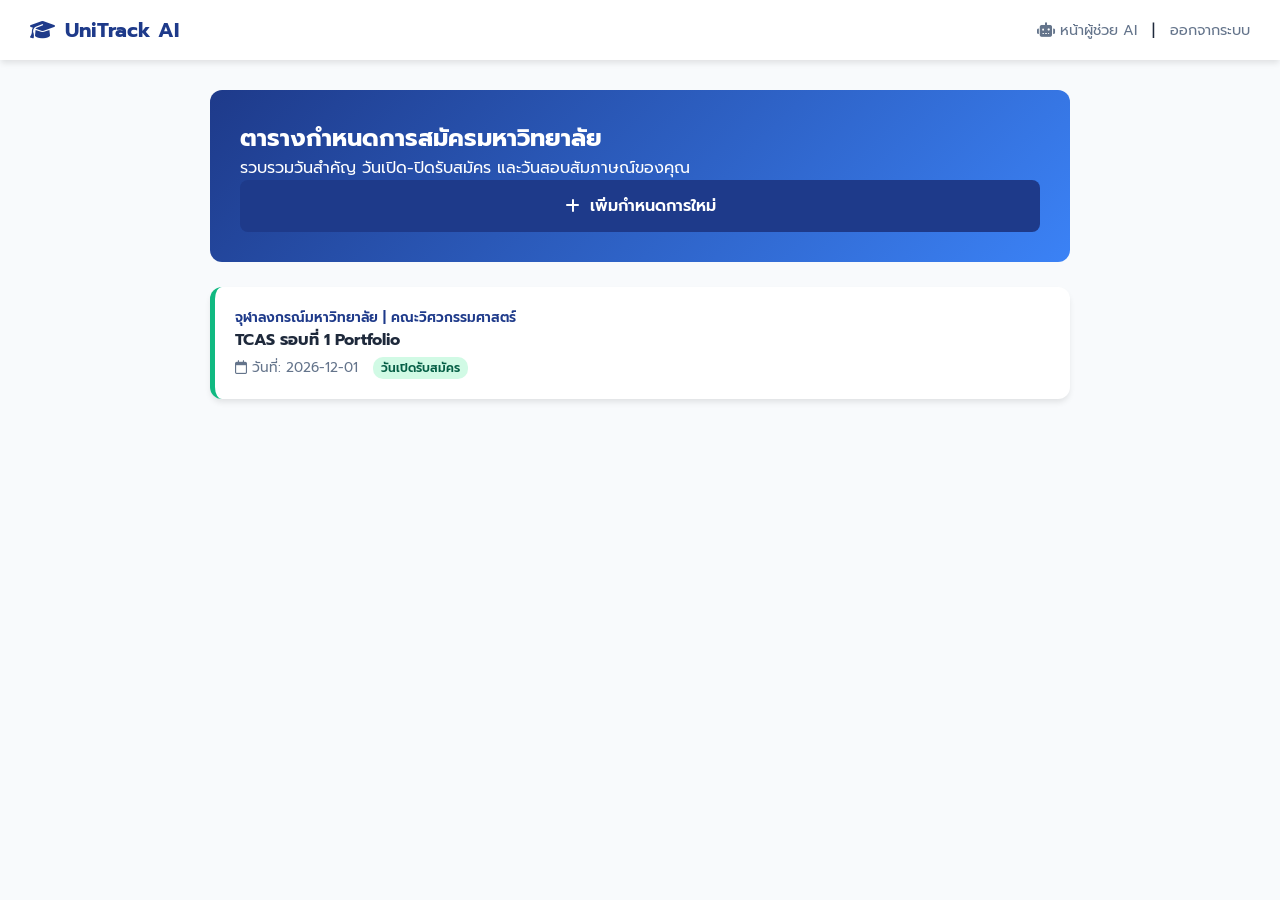
<file: project1/schedule.html>
<!DOCTYPE html>
<html lang="th">

<head>
    <meta charset="UTF-8">
    <meta name="viewport" content="width=device-width, initial-scale=1.0">
    <title>UniTrack AI - ตารางกำหนดการ</title>
    <link href="https://fonts.googleapis.com/css2?family=Prompt:wght@300;400;500;600;700&display=swap" rel="stylesheet">
    <link rel="stylesheet" href="https://cdnjs.cloudflare.com/ajax/libs/font-awesome/6.4.0/css/all.min.css">
    <link rel="stylesheet" href="mainstyle.css">
</head>

<body>

    <!-- Header -->
    <header class="app-header">
        <div class="header-brand">
            <i class="fa-solid fa-graduation-cap"></i>
            <span>UniTrack AI</span>
        </div>
        <div class="header-nav-actions">
            <a href="assistant.html" class="nav-link-btn">
                <i class="fa-solid fa-robot"></i> หน้าผู้ช่วย AI
            </a>
            <span class="divider">|</span>
            <a href="index.html" class="text-btn">ออกจากระบบ</a>
        </div>
    </header>

    <!-- Main Content -->
    <main class="main-container">
        <div class="schedule-header-banner">
            <div>
                <h2>ตารางกำหนดการสมัครมหาวิทยาลัย</h2>
                <p>รวบรวมวันสำคัญ วันเปิด-ปิดรับสมัคร และวันสอบสัมภาษณ์ของคุณ</p>
            </div>
            <button class="primary-btn">
                <i class="fa-solid fa-plus"></i> เพิ่มกำหนดการใหม่
            </button>
        </div>

        <!-- Schedule List Sample -->
        <div class="schedule-list">
            <div class="schedule-card วันเปิดรับสมัคร">
                <div class="schedule-info">
                    <div class="schedule-uni-info">จุฬาลงกรณ์มหาวิทยาลัย | คณะวิศวกรรมศาสตร์</div>
                    <h4>TCAS รอบที่ 1 Portfolio</h4>
                    <div class="schedule-meta">
                        <span><i class="fa-regular fa-calendar"></i> วันที่: 2026-12-01</span>
                        <span class="badge">วันเปิดรับสมัคร</span>
                    </div>
                </div>
            </div>
        </div>
    </main>

</body>

</html>
</file>
<file: project1/mainstyle.css>
* {
    margin: 0;
    padding: 0;
    box-sizing: border-box;
    font-family: 'Prompt', sans-serif;
}

:root {
    --primary-color: #1e3a8a;
    --secondary-color: #3b82f6;
    --success-color: #10b981;
    --danger-color: #ef4444;
    --bg-color: #f8fafc;
    --card-bg: #ffffff;
    --text-main: #1e293b;
    --text-muted: #64748b;
    --border-color: #cbd5e1;
    --radius: 12px;
    --shadow: 0 4px 6px -1px rgba(0, 0, 0, 0.1);
}

body {
    background-color: var(--bg-color);
    color: var(--text-main);
    min-height: 100vh;
}


/* หน้าลงทะเบียน */

.reg-body {
    background: linear-gradient(135deg, #1e3a8a 0%, #3b82f6 100%);
    display: flex;
    justify-content: center;
    align-items: center;
    height: 100vh;
}

.reg-card {
    background: var(--card-bg);
    width: 100%;
    max-width: 450px;
    padding: 40px 30px;
    border-radius: var(--radius);
    box-shadow: 0 20px 25px -5px rgba(0, 0, 0, 0.2);
    text-align: center;
}

.brand-logo {
    display: flex;
    align-items: center;
    justify-content: center;
    gap: 12px;
    color: var(--primary-color);
    margin-bottom: 15px;
}

.brand-logo i {
    font-size: 2.5rem;
}

.brand-logo h1 {
    font-size: 2rem;
    font-weight: 700;
}

.tagline {
    font-size: 0.9rem;
    color: var(--text-muted);
    margin-bottom: 25px;
    line-height: 1.5;
}

.form-group {
    text-align: left;
    margin-bottom: 20px;
}

.form-group label {
    display: block;
    font-size: 0.9rem;
    font-weight: 500;
    margin-bottom: 8px;
}

.input-with-icon {
    position: relative;
    display: flex;
    align-items: center;
}

.input-with-icon i {
    position: absolute;
    left: 15px;
    color: var(--text-muted);
}

.input-with-icon input {
    width: 100%;
    padding: 12px 15px 12px 45px;
    border: 1px solid var(--border-color);
    border-radius: 8px;
    font-size: 1rem;
    outline: none;
}

.primary-btn {
    width: 100%;
    background-color: var(--primary-color);
    color: white;
    border: none;
    padding: 14px;
    border-radius: 8px;
    font-size: 1rem;
    font-weight: 600;
    cursor: pointer;
    display: flex;
    align-items: center;
    justify-content: center;
    gap: 10px;
    text-decoration: none;
}

.primary-btn:hover {
    background-color: #1d4ed8;
}


/* Header ทั่วไป */

.app-header {
    background-color: var(--card-bg);
    padding: 15px 30px;
    display: flex;
    justify-content: space-between;
    align-items: center;
    box-shadow: var(--shadow);
}

.header-brand {
    display: flex;
    align-items: center;
    gap: 10px;
    color: var(--primary-color);
    font-size: 1.25rem;
    font-weight: 700;
}

.header-nav-actions {
    display: flex;
    align-items: center;
    gap: 15px;
    font-size: 0.95rem;
}

.nav-link-btn,
.text-btn {
    background: none;
    border: none;
    color: var(--text-muted);
    text-decoration: none;
    cursor: pointer;
    font-size: 0.9rem;
    display: flex;
    align-items: center;
    gap: 5px;
}

.nav-link-btn:hover,
.text-btn:hover {
    color: var(--primary-color);
}

.main-container {
    max-width: 900px;
    margin: 30px auto;
    padding: 0 20px;
}

.welcome-banner,
.schedule-header-banner {
    background: linear-gradient(135deg, var(--primary-color), var(--secondary-color));
    color: white;
    padding: 30px;
    border-radius: var(--radius);
    margin-bottom: 25px;
}

.card-section {
    background: var(--card-bg);
    padding: 25px;
    border-radius: var(--radius);
    box-shadow: var(--shadow);
    margin-bottom: 20px;
}

.card-section h3 {
    font-size: 1.1rem;
    color: var(--primary-color);
    margin-bottom: 15px;
    display: flex;
    gap: 10px;
}

.purpose-grid {
    display: grid;
    grid-template-columns: repeat(auto-fit, minmax(180px, 1fr));
    gap: 12px;
}

.purpose-card {
    border: 2px solid var(--border-color);
    border-radius: 10px;
    padding: 15px;
    text-align: center;
    display: flex;
    flex-direction: column;
    align-items: center;
    gap: 8px;
}

.purpose-card.active {
    border-color: var(--primary-color);
    background: #eff6ff;
    color: var(--primary-color);
}

.drop-zone {
    border: 2px dashed var(--border-color);
    border-radius: 10px;
    padding: 30px;
    text-align: center;
    background: #fafafa;
    color: var(--text-muted);
}

.keyword-tags {
    display: flex;
    gap: 8px;
    flex-wrap: wrap;
}

.keyword-tag {
    background: #eff6ff;
    color: var(--primary-color);
    padding: 6px 12px;
    border-radius: 20px;
    font-size: 0.85Npx;
    border: 1px solid #bfdbfe;
}

.schedule-card {
    background: var(--card-bg);
    padding: 20px;
    border-radius: var(--radius);
    box-shadow: var(--shadow);
    border-left: 5px solid var(--success-color);
}

.schedule-uni-info {
    font-size: 0.85rem;
    color: var(--primary-color);
    font-weight: 600;
}

.schedule-meta {
    display: flex;
    gap: 15px;
    font-size: 0.85rem;
    color: var(--text-muted);
    margin-top: 5px;
}

.badge {
    padding: 2px 8px;
    border-radius: 10px;
    background: #d1fae5;
    color: #065f46;
    font-size: 0.75rem;
    font-weight: 600;
}


/* --- CSS เพิ่มเติมสำหรับฟีเจอร์ใหม่ใน assistant.html --- */

.purpose-card {
    cursor: pointer;
    transition: all 0.2s;
}

.purpose-card.selected {
    border-color: var(--primary-color) !important;
    background: #eff6ff !important;
    color: var(--primary-color) !important;
    box-shadow: 0 0 0 2px var(--primary-color);
}

.purpose-confirm-box {
    margin-top: 15px;
    display: flex;
    align-items: center;
    gap: 15px;
}

.status-text {
    font-size: 0.9rem;
    font-weight: 500;
    color: var(--text-muted);
}

.sub-label {
    display: block;
    font-size: 0.9rem;
    font-weight: 600;
    margin-bottom: 8px;
    color: var(--text-main);
}

.section-divider {
    border: none;
    border-top: 1px solid var(--border-color);
    margin: 20px 0;
}

.file-display-text {
    margin-top: 8px;
    font-size: 0.85rem;
    color: var(--success-color);
    font-weight: 500;
}

.url-input-row,
.keyword-input-row {
    display: flex;
    gap: 10px;
}

.text-input {
    flex: 1;
    padding: 10px 15px;
    border: 1px solid var(--border-color);
    border-radius: 8px;
    font-size: 0.95rem;
    outline: none;
    font-family: 'Prompt', sans-serif;
}

.text-input:focus {
    border-color: var(--secondary-color);
}

.url-list-ui {
    margin-top: 10px;
    list-style: none;
    display: flex;
    flex-direction: column;
    gap: 6px;
}

.url-list-ui li {
    background: #f8fafc;
    padding: 6px 12px;
    border-radius: 6px;
    border: 1px solid var(--border-color);
    font-size: 0.85rem;
    display: flex;
    justify-content: space-between;
    align-items: center;
}

.delete-link-btn {
    background: none;
    border: none;
    color: var(--danger-color);
    font-size: 1.1rem;
    cursor: pointer;
}

.keyword-suggestions {
    display: flex;
    gap: 8px;
    flex-wrap: wrap;
}

.suggestion-chip {
    background: #f1f5f9;
    color: var(--text-main);
    padding: 6px 12px;
    border-radius: 20px;
    font-size: 0.85rem;
    cursor: pointer;
    border: 1px solid var(--border-color);
    transition: background 0.2s;
}

.suggestion-chip:hover {
    background: #e2e8f0;
    border-color: var(--secondary-color);
}


/* --- ปรับแต่งปุ่มให้ใหญ่ขึ้น สวยงาม และกดง่ายขึ้นตามคำขอ --- */


/* 1. ปุ่มยืนยันจุดประสงค์ (ขยายให้เต็มแถบและเด่นชัดขึ้น) */

.purpose-confirm-box {
    margin-top: 20px;
    display: flex;
    flex-direction: column;
    align-items: stretch;
    gap: 10px;
}

.purpose-confirm-box .secondary-btn {
    padding: 14px 20px;
    font-size: 1.05rem;
    font-weight: 600;
    border-radius: 10px;
    background-color: var(--primary-color);
    /* เปลี่ยนเป็นสีหลักให้ดูเป็นปุ่มยืนยันหลัก */
    box-shadow: 0 4px 6px -1px rgba(30, 58, 138, 0.2);
}

.purpose-confirm-box .secondary-btn:hover {
    background-color: #1d4ed8;
}

.status-text {
    text-align: center;
    font-size: 0.95rem;
    font-weight: 600;
}


/* 2. ปุ่มเพิ่มลิงก์ และ ปุ่มเพิ่มคำค้นหา (ขยายขนาดให้สูงและกดง่าย) */

.url-input-row button.secondary-btn,
.keyword-input-row button.secondary-btn {
    padding: 12px 24px;
    font-size: 1rem;
    font-weight: 600;
    border-radius: 8px;
    white-space: nowrap;
    cursor: pointer;
    background-color: var(--secondary-color);
    box-shadow: 0 2px 4px rgba(0, 0, 0, 0.1);
    transition: background-color 0.2s, transform 0.1s;
}

.url-input-row button.secondary-btn:hover,
.keyword-input-row button.secondary-btn:hover {
    background-color: #2563eb;
}

.url-input-row button.secondary-btn:active,
.keyword-input-row button.secondary-btn:active {
    transform: scale(0.98);
}


/* เพิ่มความสูงช่องพิมพ์ข้อความคู่กันให้สมดุลกับปุ่มขนาดใหญ่ */

.text-input {
    padding: 12px 16px;
    font-size: 1rem;
}


/* --- CSS สำหรับผลลัพธ์ AI --- */

.hidden {
    display: none !important;
}

.result-content-box {
    margin-top: 15px;
    padding: 20px;
    background: #f8fafc;
    border-radius: 8px;
    border: 1px solid var(--border-color);
}

.loading-state {
    text-align: center;
    padding: 30px;
    color: var(--secondary-color);
    font-size: 1rem;
}

.loading-state i {
    font-size: 2rem;
    margin-bottom: 10px;
}

.ai-answer-box pre {
    white-space: pre-wrap;
    word-wrap: break-word;
    font-family: 'Prompt', sans-serif;
    font-size: 0.95rem;
    color: var(--text-main);
    background: white;
    padding: 15px;
    border-radius: 6px;
    border: 1px solid var(--border-color);
    margin-top: 10px;
}

.success-result h4 {
    color: var(--success-color);
    margin-bottom: 10px;
}

.error-result {
    color: var(--danger-color);
    padding: 10px;
}
</file>
